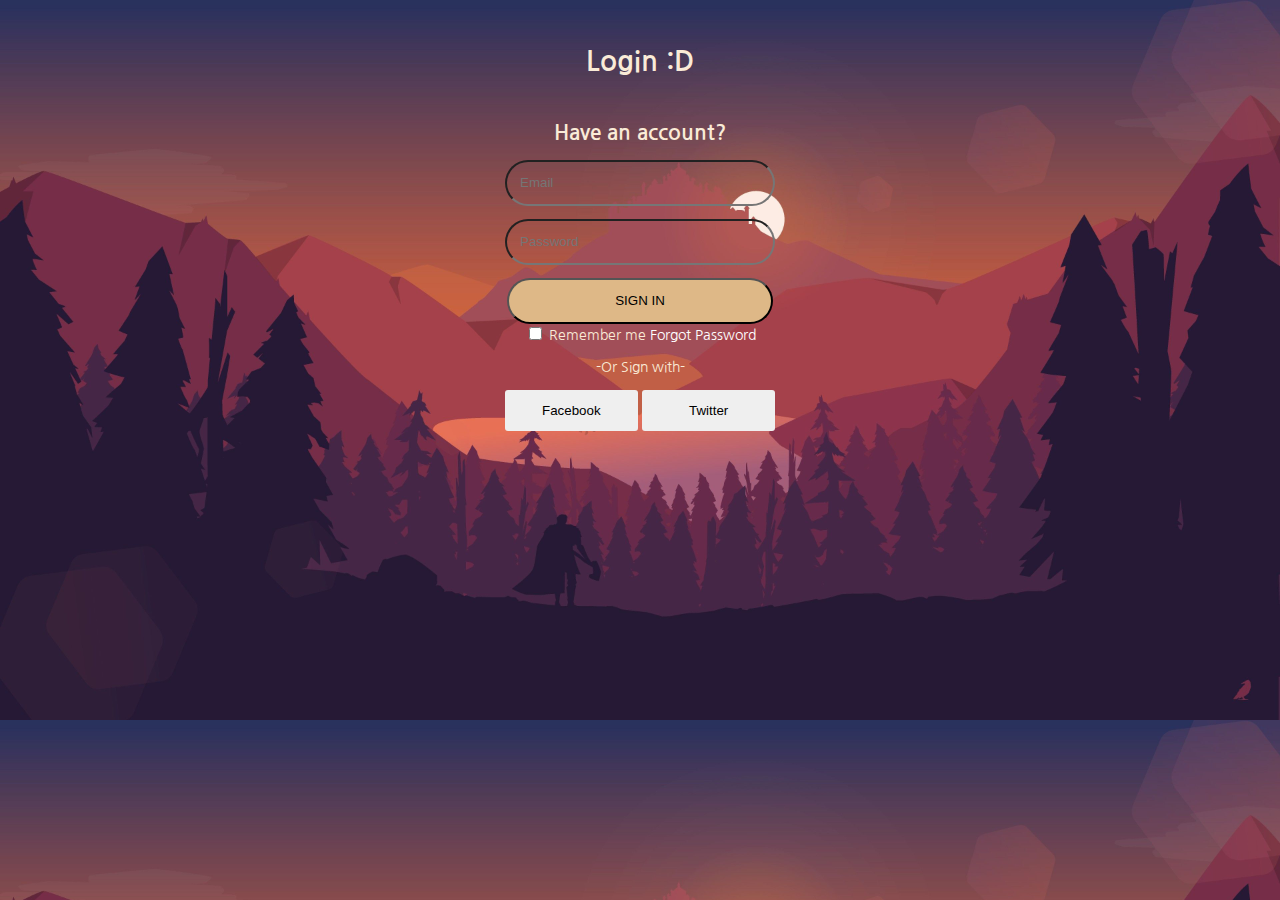
<file: index.html>
<!DOCTYPE html>
<html lang="en">
<head>
    <link rel="stylesheet" href="index.css">
    <link rel="preconnect" href="https://fonts.googleapis.com">
    <link rel="preconnect" href="https://fonts.gstatic.com" crossorigin>
    <link href="https://fonts.googleapis.com/css2?family=Nanum+Gothic:wght@400;700&display=swap" rel="stylesheet">
    <meta charset="UTF-8">
    <meta http-equiv="X-UA-Compatible" content="IE=edge">
    <meta name="viewport" content="width=device-width, initial-scale=1.0">
    <title>Login</title>
    
</head>
<style>
 body {
    background-image: url('background.jpg');    
 }
</style>
<body>
    <h1>Login :D</h1>
    <h2>Have an account?</h2>
    <form>
        <input type="email" id="email" placeholder="Email" >
        <input type="password" id="password" placeholder="Password" >
        <input type="submit" value="SIGN IN" onclick="lsRememberMe()">
      </form>
      <remember>
        <input type="checkbox" value="lsRememberMe" id="rememberMe">
        <label for="rememberMe">Remember me</label>
        <a href="file:///C:/Users/heryq/Documents/HTML/logintragam/logintragam.html" 
        style="text-decoration: none; color:white " >Forgot Password</a>
      </remember>
      <bottum>
        <p>-Or Sign with-</p>
        <button class="button"
        onclick="alert('Under Maintenence')">Facebook</button>
        <button class="button"
        onclick="alert('Under Maintenence')">Twitter</button>
      </bottum>
</body> 
</html>
</file>
<file: index.css>
body {
    background-image: url('background.jpg');
    background-size: cover;
    text-align: center;
    font-family: Nanum Gothic, sans-serif;
    font-size: 14px;
    color: antiquewhite;
}

h1{
    padding: 1em;
    font-weight:700;
}




form{
    display: flex;
    flex-direction: column;
    align-items: center;
}

input[type=email] {
    color:bisque;
    padding: 1em;
    width: 18em;
    background-color: transparent;
    border-radius:25px;
}

input[type=password] {
    color:bisque;
    padding: 1em;
    width: 18em;
    background-color: transparent;
    border-radius:25px;
    margin: 1em;
}

input[type=submit] {
    border-radius: 25px;
    width: 20em;
    padding: 1em;
    background-color:burlywood ;
    cursor: pointer;
}

remember{
    display: inline-block;
    text-align: center;
    align-items: center;
    flex-direction: row;   
    gap: 10em;
}

button{
    width: 10em;
    border: 1em;
    padding: 1em;
    border-radius: 3px;
    cursor: pointer;
}

button:hover {
    color: white;
    background-color: #000;
}
</file>
